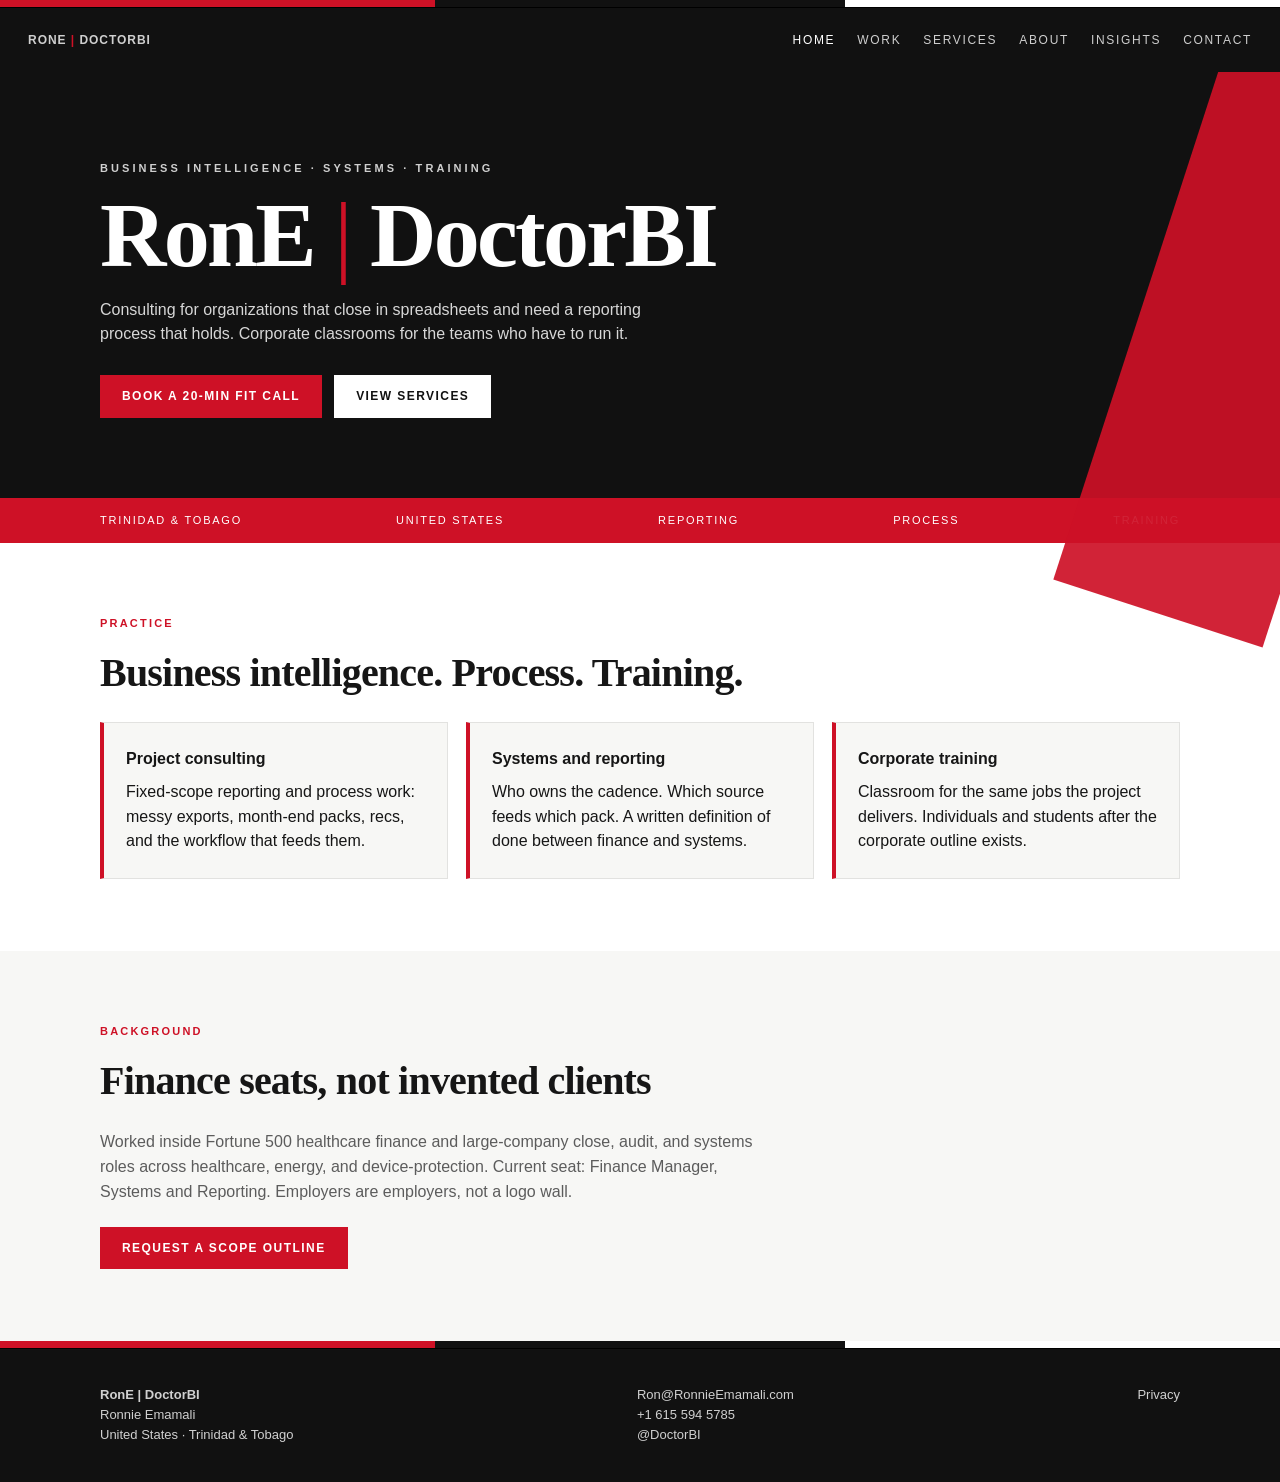
<file: index.html>
<!DOCTYPE html>
<html lang="en">
<head>
  <meta charset="utf-8" />
  <meta name="viewport" content="width=device-width, initial-scale=1" />
  <title>RonE | DoctorBI</title>
  <meta name="description" content="Ronnie Emamali — business intelligence consulting, process and reporting systems, and corporate training. United States and Trinidad and Tobago." />
  <link rel="stylesheet" href="css/site.css" />
</head>
<body>
  <div class="flagbar"></div>
  <nav class="nav">
    <a class="brand" href="index.html">RonE <span>|</span> DoctorBI</a>
    <div class="nav-links">
      <a class="is-on" href="index.html">Home</a>
      <a href="work.html">Work</a>
      <a href="services.html">Services</a>
      <a href="about.html">About</a>
      <a href="insights.html">Insights</a>
      <a href="contact.html">Contact</a>
    </div>
  </nav>

  <header class="hero">
    <div class="wrap">
      <div class="flash-kicker">Business intelligence · Systems · Training</div>
      <h1 class="flash-title">RonE <span class="pipe">|</span> <span class="bi">DoctorBI</span></h1>
      <p class="lede">Consulting for organizations that close in spreadsheets and need a reporting process that holds. Corporate classrooms for the teams who have to run it.</p>
      <div class="hero-actions">
        <a class="btn btn-red" href="contact.html">Book a 20-min fit call</a>
        <a class="btn btn-white" href="services.html">View services</a>
      </div>
    </div>
  </header>

  <div class="markets">
    <div class="wrap">
      <span>Trinidad &amp; Tobago</span>
      <span>United States</span>
      <span>Reporting</span>
      <span>Process</span>
      <span>Training</span>
    </div>
  </div>

  <section class="section alt">
    <div class="wrap">
      <div class="kicker">Practice</div>
      <h2 class="sec">Business intelligence. Process. Training.</h2>
      <div class="grid-3">
        <article class="card">
          <h3>Project consulting</h3>
          <p>Fixed-scope reporting and process work: messy exports, month-end packs, recs, and the workflow that feeds them.</p>
        </article>
        <article class="card">
          <h3>Systems and reporting</h3>
          <p>Who owns the cadence. Which source feeds which pack. A written definition of done between finance and systems.</p>
        </article>
        <article class="card">
          <h3>Corporate training</h3>
          <p>Classroom for the same jobs the project delivers. Individuals and students after the corporate outline exists.</p>
        </article>
      </div>
    </div>
  </section>

  <section class="section">
    <div class="wrap">
      <div class="kicker">Background</div>
      <h2 class="sec">Finance seats, not invented clients</h2>
      <p class="muted" style="max-width:680px;margin-bottom:22px">Worked inside Fortune 500 healthcare finance and large-company close, audit, and systems roles across healthcare, energy, and device-protection. Current seat: Finance Manager, Systems and Reporting. Employers are employers, not a logo wall.</p>
      <a class="btn btn-red" href="contact.html">Request a scope outline</a>
    </div>
  </section>

  <div class="flagbar"></div>
  <footer>
    <div class="wrap row">
      <div><strong>RonE | DoctorBI</strong><br>Ronnie Emamali<br>United States · Trinidad &amp; Tobago</div>
      <div>
        <a href="mailto:Ron@RonnieEmamali.com">Ron@RonnieEmamali.com</a><br>
        <a href="tel:+16155945785">+1 615 594 5785</a><br>
        <a href="https://x.com/DoctorBI">@DoctorBI</a>
      </div>
      <div><a href="privacy.html">Privacy</a></div>
    </div>
  </footer>
</body>
</html>
</file>
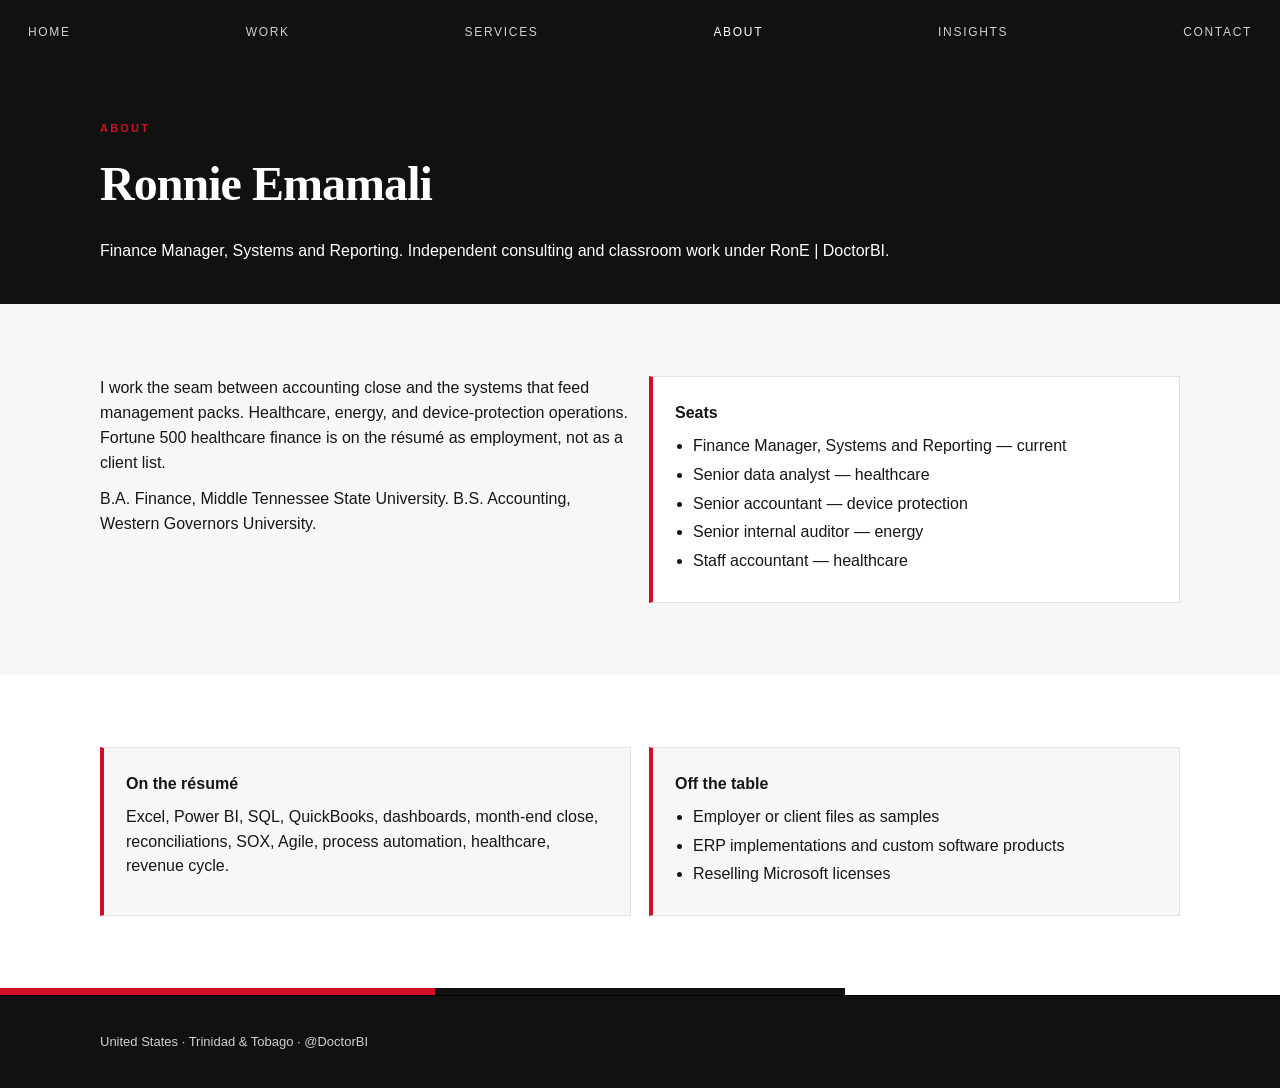
<file: about.html>
<!DOCTYPE html>
<html lang="en">
<head>
  <meta charset="utf-8" />
  <meta name="viewport" content="width=device-width, initial-scale=1" />
  <title>About — RonE | DoctorBI</title>
  <link rel="stylesheet" href="css/site.css" />
</head>
<body>
  <nav class="nav">
    <a href="index.html">Home</a>
    <a href="work.html">Work</a>
    <a href="services.html">Services</a>
    <a class="is-on" href="about.html">About</a>
    <a href="insights.html">Insights</a>
    <a href="contact.html">Contact</a>
  </nav>
  <header class="page-hero"><div class="wrap">
    <div class="kicker">About</div>
    <h1 class="page">Ronnie Emamali</h1>
    <p>Finance Manager, Systems and Reporting. Independent consulting and classroom work under RonE | DoctorBI.</p>
  </div></header>
  <section class="section">
    <div class="wrap grid-2">
      <div>
        <p>I work the seam between accounting close and the systems that feed management packs. Healthcare, energy, and device-protection operations. Fortune 500 healthcare finance is on the résumé as employment, not as a client list.</p>
        <p style="margin-top:12px">B.A. Finance, Middle Tennessee State University. B.S. Accounting, Western Governors University.</p>
      </div>
      <article class="card">
        <h3>Seats</h3>
        <ul>
          <li>Finance Manager, Systems and Reporting — current</li>
          <li>Senior data analyst — healthcare</li>
          <li>Senior accountant — device protection</li>
          <li>Senior internal auditor — energy</li>
          <li>Staff accountant — healthcare</li>
        </ul>
      </article>
    </div>
  </section>
  <section class="section alt">
    <div class="wrap grid-2">
      <article class="card">
        <h3>On the résumé</h3>
        <p>Excel, Power BI, SQL, QuickBooks, dashboards, month-end close, reconciliations, SOX, Agile, process automation, healthcare, revenue cycle.</p>
      </article>
      <article class="card">
        <h3>Off the table</h3>
        <ul>
          <li>Employer or client files as samples</li>
          <li>ERP implementations and custom software products</li>
          <li>Reselling Microsoft licenses</li>
        </ul>
      </article>
    </div>
  </section>
  <div class="flagbar"></div>
  <footer><div class="wrap">United States · Trinidad & Tobago · <a href="https://x.com/DoctorBI">@DoctorBI</a></div></footer>
</body>
</html>
</file>
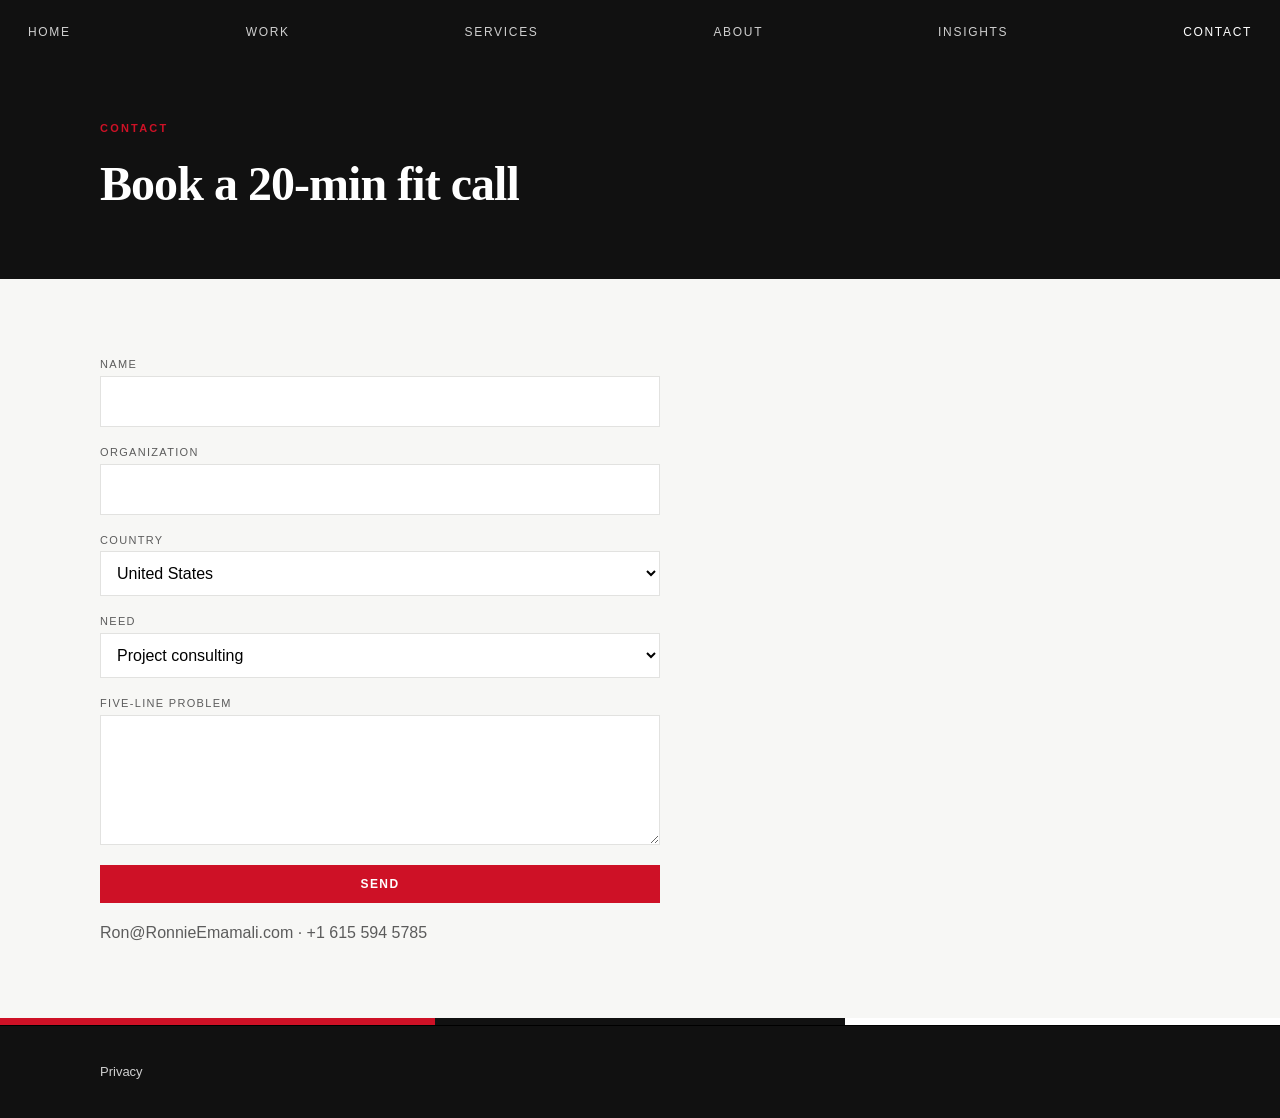
<file: contact.html>
<!DOCTYPE html>
<html lang="en">
<head>
  <meta charset="utf-8" />
  <meta name="viewport" content="width=device-width, initial-scale=1" />
  <title>Contact — RonE | DoctorBI</title>
  <link rel="stylesheet" href="css/site.css" />
</head>
<body>
  <nav class="nav">
    <a href="index.html">Home</a>
    <a href="work.html">Work</a>
    <a href="services.html">Services</a>
    <a href="about.html">About</a>
    <a href="insights.html">Insights</a>
    <a class="is-on" href="contact.html">Contact</a>
  </nav>
  <header class="page-hero"><div class="wrap">
    <div class="kicker">Contact</div>
    <h1 class="page">Book a 20-min fit call</h1>
  </div></header>
  <section class="section">
    <div class="wrap">
      <form id="fit">
        <div><label for="name">Name</label><input id="name" name="name" required></div>
        <div><label for="org">Organization</label><input id="org" name="org"></div>
        <div>
          <label for="country">Country</label>
          <select id="country" name="country">
            <option>United States</option>
            <option>Trinidad and Tobago</option>
            <option>Other</option>
          </select>
        </div>
        <div>
          <label for="job">Need</label>
          <select id="job" name="job">
            <option>Project consulting</option>
            <option>Monthly reporting pack</option>
            <option>Process automation</option>
            <option>Corporate training</option>
            <option>Not sure</option>
          </select>
        </div>
        <div><label for="problem">Five-line problem</label><textarea id="problem" name="problem" required></textarea></div>
        <button class="btn btn-gold" type="submit">Send</button>
      </form>
      <p class="muted" style="margin-top:18px">
        <a href="mailto:Ron@RonnieEmamali.com">Ron@RonnieEmamali.com</a> ·
        <a href="tel:+16155945785">+1 615 594 5785</a>
      </p>
    </div>
  </section>
  <div class="flagbar"></div>
  <footer><div class="wrap"><a href="privacy.html">Privacy</a></div></footer>
  <script src="js/site.js"></script>
</body>
</html>
</file>
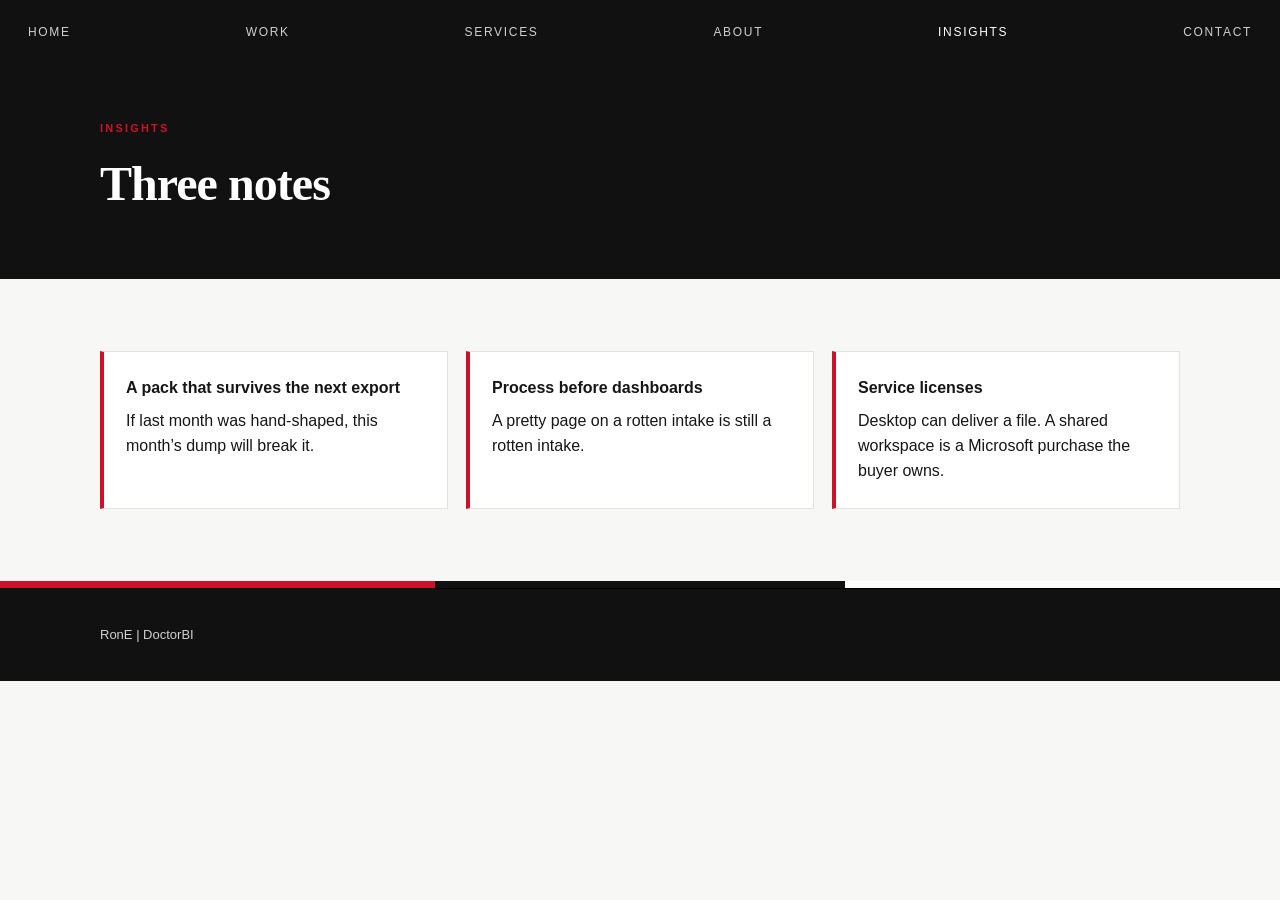
<file: insights.html>
<!DOCTYPE html>
<html lang="en">
<head>
  <meta charset="utf-8" />
  <meta name="viewport" content="width=device-width, initial-scale=1" />
  <title>Insights — RonE | DoctorBI</title>
  <link rel="stylesheet" href="css/site.css" />
</head>
<body>
  <nav class="nav">
    <a href="index.html">Home</a>
    <a href="work.html">Work</a>
    <a href="services.html">Services</a>
    <a href="about.html">About</a>
    <a class="is-on" href="insights.html">Insights</a>
    <a href="contact.html">Contact</a>
  </nav>
  <header class="page-hero"><div class="wrap">
    <div class="kicker">Insights</div>
    <h1 class="page">Three notes</h1>
  </div></header>
  <section class="section">
    <div class="wrap grid-3">
      <article class="card"><h3>A pack that survives the next export</h3><p>If last month was hand-shaped, this month’s dump will break it.</p></article>
      <article class="card"><h3>Process before dashboards</h3><p>A pretty page on a rotten intake is still a rotten intake.</p></article>
      <article class="card"><h3>Service licenses</h3><p>Desktop can deliver a file. A shared workspace is a Microsoft purchase the buyer owns.</p></article>
    </div>
  </section>
  <div class="flagbar"></div>
  <footer><div class="wrap">RonE | DoctorBI</div></footer>
</body>
</html>
</file>
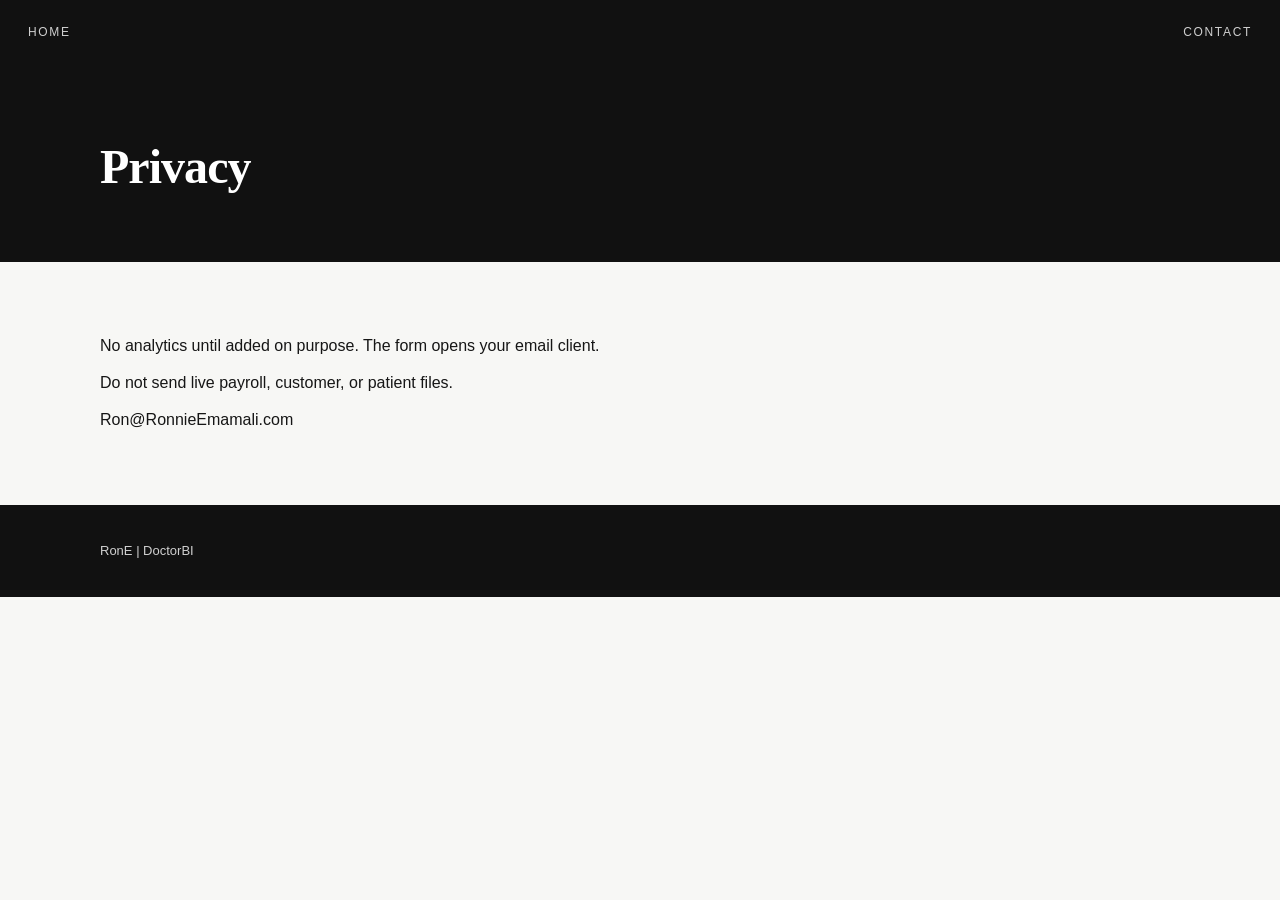
<file: privacy.html>
<!DOCTYPE html>
<html lang="en">
<head>
  <meta charset="utf-8" />
  <meta name="viewport" content="width=device-width, initial-scale=1" />
  <title>Privacy — RonE | DoctorBI</title>
  <link rel="stylesheet" href="css/site.css" />
</head>
<body>
  <nav class="nav"><a href="index.html">Home</a><a href="contact.html">Contact</a></nav>
  <header class="page-hero"><div class="wrap"><h1 class="page">Privacy</h1></div></header>
  <section class="section">
    <div class="wrap">
      <p>No analytics until added on purpose. The form opens your email client.</p>
      <p style="margin-top:12px">Do not send live payroll, customer, or patient files.</p>
      <p style="margin-top:12px"><a href="mailto:Ron@RonnieEmamali.com">Ron@RonnieEmamali.com</a></p>
    </div>
  </section>
  <footer><div class="wrap">RonE | DoctorBI</div></footer>
</body>
</html>
</file>
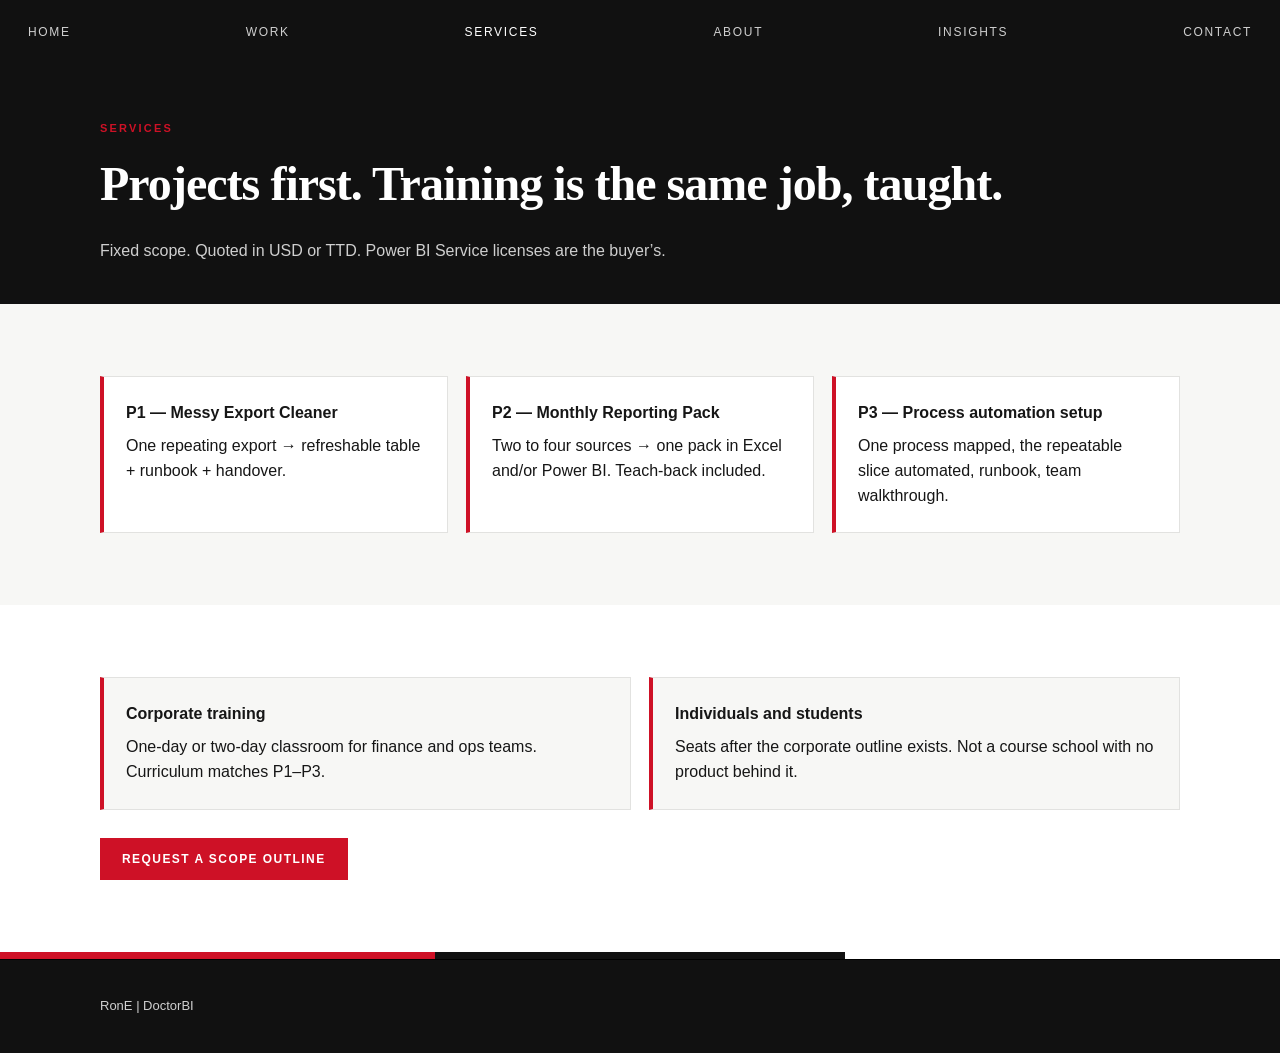
<file: services.html>
<!DOCTYPE html>
<html lang="en">
<head>
  <meta charset="utf-8" />
  <meta name="viewport" content="width=device-width, initial-scale=1" />
  <title>Services — RonE | DoctorBI</title>
  <link rel="stylesheet" href="css/site.css" />
</head>
<body>
  <nav class="nav">
    <a href="index.html">Home</a>
    <a href="work.html">Work</a>
    <a class="is-on" href="services.html">Services</a>
    <a href="about.html">About</a>
    <a href="insights.html">Insights</a>
    <a href="contact.html">Contact</a>
  </nav>
  <header class="page-hero"><div class="wrap">
    <div class="kicker">Services</div>
    <h1 class="page">Projects first. Training is the same job, taught.</h1>
    <p class="muted">Fixed scope. Quoted in USD or TTD. Power BI Service licenses are the buyer’s.</p>
  </div></header>
  <section class="section">
    <div class="wrap grid-3">
      <article class="card">
        <h3>P1 — Messy Export Cleaner</h3>
        <p>One repeating export → refreshable table + runbook + handover.</p>
      </article>
      <article class="card">
        <h3>P2 — Monthly Reporting Pack</h3>
        <p>Two to four sources → one pack in Excel and/or Power BI. Teach-back included.</p>
      </article>
      <article class="card">
        <h3>P3 — Process automation setup</h3>
        <p>One process mapped, the repeatable slice automated, runbook, team walkthrough.</p>
      </article>
    </div>
  </section>
  <section class="section alt">
    <div class="wrap grid-2">
      <article class="card">
        <h3>Corporate training</h3>
        <p>One-day or two-day classroom for finance and ops teams. Curriculum matches P1–P3.</p>
      </article>
      <article class="card">
        <h3>Individuals and students</h3>
        <p>Seats after the corporate outline exists. Not a course school with no product behind it.</p>
      </article>
    </div>
    <div class="wrap" style="margin-top:28px"><a class="btn btn-gold" href="contact.html">Request a scope outline</a></div>
  </section>
  <div class="flagbar"></div>
  <footer><div class="wrap">RonE | DoctorBI</div></footer>
</body>
</html>
</file>
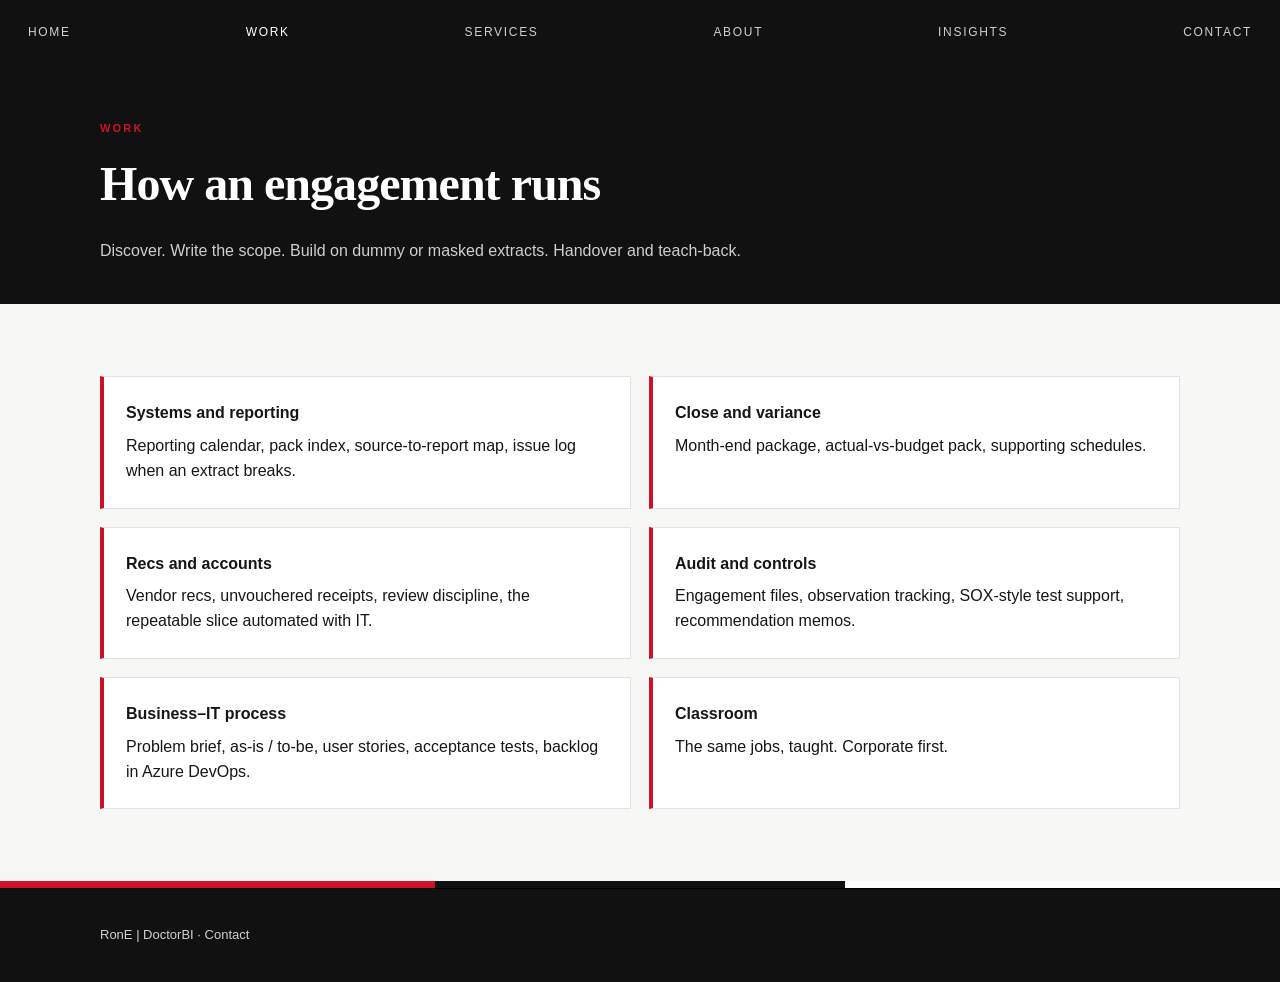
<file: work.html>
<!DOCTYPE html>
<html lang="en">
<head>
  <meta charset="utf-8" />
  <meta name="viewport" content="width=device-width, initial-scale=1" />
  <title>Work — RonE | DoctorBI</title>
  <link rel="stylesheet" href="css/site.css" />
</head>
<body>
  <nav class="nav">
    <a href="index.html">Home</a>
    <a class="is-on" href="work.html">Work</a>
    <a href="services.html">Services</a>
    <a href="about.html">About</a>
    <a href="insights.html">Insights</a>
    <a href="contact.html">Contact</a>
  </nav>
  <header class="page-hero"><div class="wrap">
    <div class="kicker">Work</div>
    <h1 class="page">How an engagement runs</h1>
    <p class="muted">Discover. Write the scope. Build on dummy or masked extracts. Handover and teach-back.</p>
  </div></header>
  <section class="section">
    <div class="wrap grid-2">
      <article class="card">
        <h3>Systems and reporting</h3>
        <p>Reporting calendar, pack index, source-to-report map, issue log when an extract breaks.</p>
      </article>
      <article class="card">
        <h3>Close and variance</h3>
        <p>Month-end package, actual-vs-budget pack, supporting schedules.</p>
      </article>
      <article class="card">
        <h3>Recs and accounts</h3>
        <p>Vendor recs, unvouchered receipts, review discipline, the repeatable slice automated with IT.</p>
      </article>
      <article class="card">
        <h3>Audit and controls</h3>
        <p>Engagement files, observation tracking, SOX-style test support, recommendation memos.</p>
      </article>
      <article class="card">
        <h3>Business–IT process</h3>
        <p>Problem brief, as-is / to-be, user stories, acceptance tests, backlog in Azure DevOps.</p>
      </article>
      <article class="card">
        <h3>Classroom</h3>
        <p>The same jobs, taught. Corporate first.</p>
      </article>
    </div>
  </section>
  <div class="flagbar"></div>
  <footer><div class="wrap">RonE | DoctorBI · <a href="contact.html">Contact</a></div></footer>
</body>
</html>
</file>
<file: css/site.css>
:root {
  --red: #ce1126;
  --red-deep: #9e0c1c;
  --black: #111111;
  --ink: #161616;
  --muted: #5c5c5c;
  --paper: #f7f7f5;
  --white: #ffffff;
  --line: #e2e2e0;
  --sans: "Avenir Next", "Segoe UI", Helvetica, Arial, sans-serif;
  --serif: "Iowan Old Style", Palatino, "Times New Roman", serif;
}
* { box-sizing: border-box; margin: 0; padding: 0; }
body { font-family: var(--sans); color: var(--ink); background: var(--paper); line-height: 1.55; }
a { color: inherit; text-decoration: none; }
.wrap { width: min(1080px, calc(100% - 48px)); margin: 0 auto; }

.flagbar { height: 8px; background: linear-gradient(90deg, var(--red) 0 34%, var(--black) 34% 66%, var(--white) 66% 100%); border-bottom: 1px solid #000; }

.nav {
  position: sticky; top: 0; z-index: 20;
  display: flex; justify-content: space-between; align-items: center;
  padding: 0 28px;
  height: 64px;
  background: var(--black);
  color: var(--white);
  font-size: 12px; letter-spacing: .14em; text-transform: uppercase;
}
.nav .brand { font-weight: 800; letter-spacing: .08em; }
.nav .brand span { color: var(--red); }
.nav-links { display: flex; gap: 22px; flex-wrap: wrap; }
.nav a { color: #cfcfcf; }
.nav a:hover, .nav a.is-on { color: var(--white); }

.hero {
  background: var(--black);
  color: var(--white);
  padding: 88px 0 80px;
  position: relative;
}
.hero::after {
  content: "";
  position: absolute; right: -80px; top: -40px;
  width: 220px; height: 140%;
  background: var(--red);
  transform: rotate(18deg);
  opacity: .92;
}
.flash-kicker {
  letter-spacing: .28em; font-size: 11px; text-transform: uppercase;
  color: #cfcfcf; font-weight: 600;
}
.flash-title {
  font-family: var(--serif);
  font-weight: 600;
  font-size: clamp(48px, 8vw, 92px);
  line-height: .92;
  letter-spacing: -.03em;
  margin: 16px 0 20px;
  position: relative; z-index: 1;
}
.flash-title .pipe { color: var(--red); font-weight: 400; }
.flash-title .bi { display: inline; color: var(--white); }
.lede { max-width: 560px; color: #d7d7d7; font-size: 16px; position: relative; z-index: 1; }
.hero-actions { display: flex; gap: 12px; flex-wrap: wrap; margin-top: 28px; position: relative; z-index: 1; }

.btn {
  display: inline-flex; align-items: center; justify-content: center;
  padding: 12px 22px;
  font-size: 12px; font-weight: 700; letter-spacing: .12em; text-transform: uppercase;
  border: 0;
}
.btn-gold, .btn-red { background: var(--red); color: var(--white); }
.btn-white { background: var(--white); color: var(--black); }
.btn-ghost { border: 1px solid var(--black); background: transparent; color: var(--black); }

.markets {
  background: var(--red);
  color: var(--white);
  padding: 14px 0;
  font-size: 11px; letter-spacing: .16em; text-transform: uppercase;
}
.markets .wrap { display: flex; justify-content: space-between; gap: 16px; flex-wrap: wrap; }

.section { padding: 72px 0; }
.section.alt { background: var(--white); }
.kicker { font-size: 11px; letter-spacing: .2em; text-transform: uppercase; color: var(--red); font-weight: 800; }
h1.page, h2.sec { font-family: var(--serif); font-weight: 600; margin: 10px 0 18px; letter-spacing: -.02em; }
h1.page { font-size: clamp(32px, 4.5vw, 48px); }
h2.sec { font-size: clamp(28px, 3.6vw, 40px); }
.grid-3 { display: grid; grid-template-columns: repeat(3, 1fr); gap: 18px; }
.grid-2 { display: grid; grid-template-columns: 1fr 1fr; gap: 18px; }
.card {
  background: var(--white);
  border: 1px solid var(--line);
  border-left: 4px solid var(--red);
  padding: 24px 22px;
}
.section.alt .card { background: var(--paper); }
.card h3 { margin-bottom: 8px; font-size: 16px; }
.muted { color: var(--muted); }
.page-hero { background: var(--black); color: var(--white); padding: 56px 0 40px; }
.page-hero .muted { color: #cfcfcf; }
ul { margin-left: 18px; }
li { margin: 4px 0; }

footer { background: var(--black); color: #d0d0d0; padding: 36px 0; font-size: 13px; }
footer .row { display: flex; justify-content: space-between; gap: 16px; flex-wrap: wrap; }
footer a:hover { color: var(--white); }

form { display: grid; gap: 12px; max-width: 560px; }
label { font-size: 11px; letter-spacing: .12em; text-transform: uppercase; color: var(--muted); }
input, select, textarea { width: 100%; padding: 12px; border: 1px solid var(--line); font: inherit; background: var(--white); }
textarea { min-height: 130px; }

@media (max-width: 800px) {
  .grid-3, .grid-2 { grid-template-columns: 1fr; }
  .hero::after { display: none; }
  .nav { height: auto; padding: 14px 16px; flex-direction: column; gap: 10px; }
}
</file>
